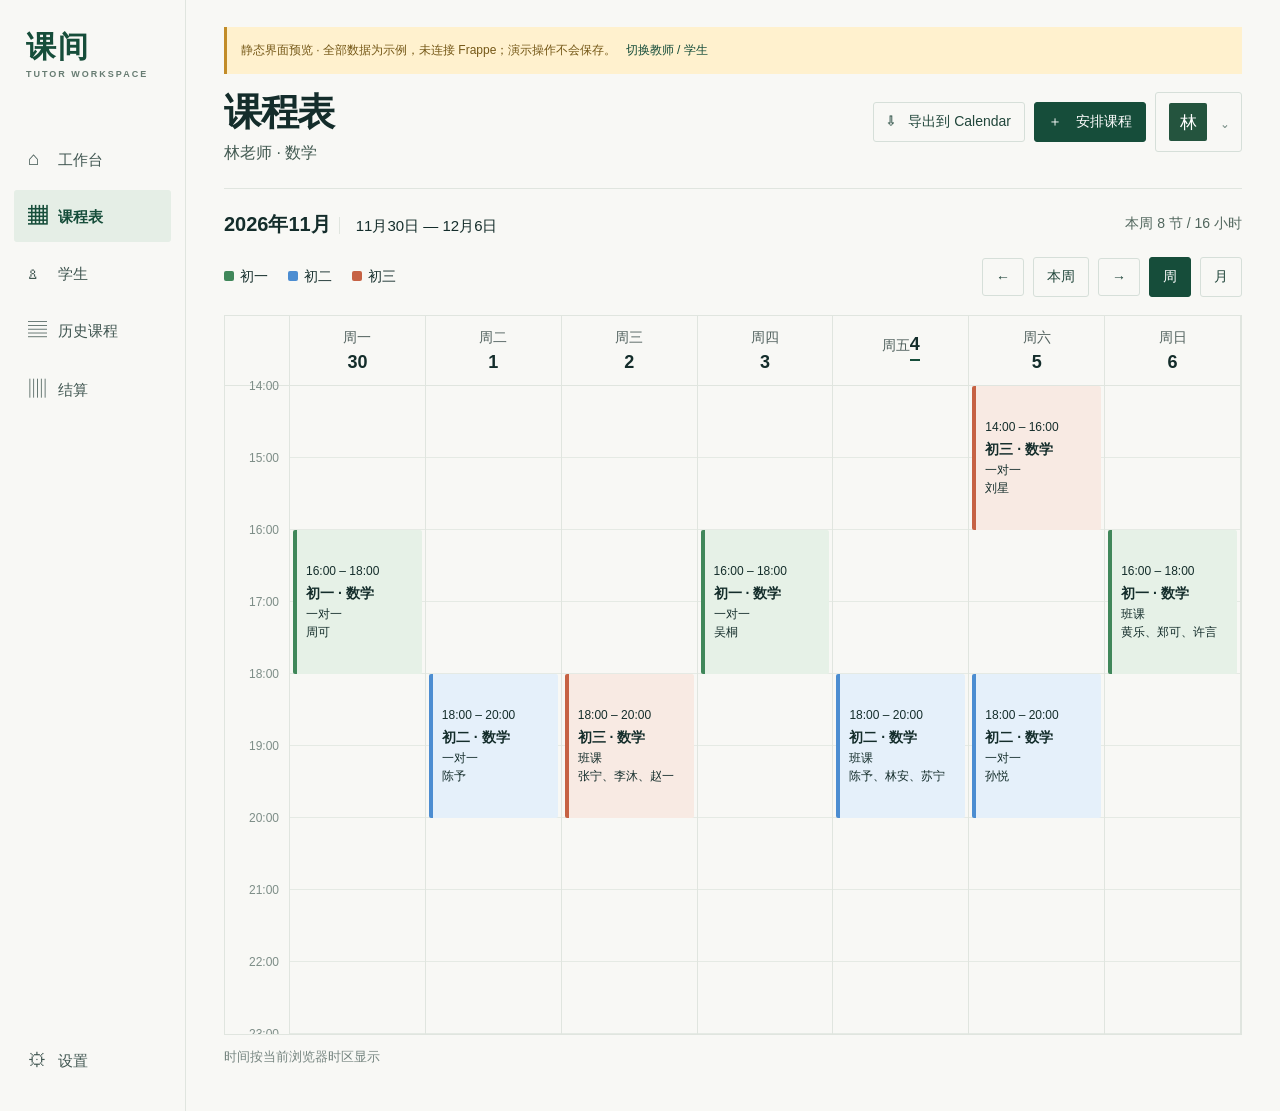
<file: docs/index.html>
<!doctype html><html lang="zh-CN"><head><meta charset="utf-8"><meta name="viewport" content="width=device-width,initial-scale=1"><title>课间 · 家教工作台预览</title><style>:root{--ink:#142d2b;--green:#164d3a;--paper:#f8f8f5;--line:#e0e5df;--muted:#778681;--sage:#40875a;--blue:#4c8dd1;--rust:#c66244}*{box-sizing:border-box}body{margin:0;background:var(--paper);font-family:-apple-system,BlinkMacSystemFont,"PingFang SC","Microsoft YaHei",sans-serif;color:var(--ink);font-size:14px}.shell{display:grid;grid-template-columns:186px minmax(0,1fr);min-height:100vh}aside{border-right:1px solid var(--line);padding:27px 14px;display:flex;flex-direction:column;min-height:100vh}button,input,select{font:inherit}button{cursor:pointer;color:inherit}button:focus-visible,input:focus-visible{outline:2px solid #3a8e70;outline-offset:2px}.logo{font-size:30px;font-weight:760;color:var(--green);padding:0 12px;letter-spacing:2px}.logo small{font-size:9px;letter-spacing:2px;color:#677c72;display:block;margin-top:1px}.sidebar-nav{margin-top:56px;display:grid;gap:7px}.nav-btn{border:0;border-radius:3px;background:transparent;text-align:left;padding:13px 14px;color:#405651;font-size:15px}.nav-btn:hover,.nav-btn.active{background:#e5eee6;color:var(--green);font-weight:650}.nav-icon{display:inline-block;width:30px;font-size:19px}.side-bottom{margin-top:auto}.main{padding:27px 38px 32px;min-width:0}.banner{background:#fff1ce;color:#755817;padding:9px 14px;margin-bottom:18px;font-size:12px;border-left:3px solid #c28c28}.topbar{display:flex;justify-content:space-between;gap:20px;align-items:flex-start;padding-bottom:24px;border-bottom:1px solid var(--line)}h1{font-size:38px;letter-spacing:-1.5px;margin:0;line-height:1.1}h2{font-size:20px;margin:0}h3{font-size:17px;margin:0}.sub{font-size:16px;margin-top:9px;color:#435a52}.actions,.toolbar,.legend,.view-toggle{display:flex;align-items:center;gap:9px}.button{background:transparent;border:1px solid #d6dfd9;border-radius:3px;padding:10px 13px;color:#21463b}.button:hover{background:#edf2ed}.button.primary{background:var(--green);border-color:var(--green);color:#fff}.button.active{background:var(--green);color:white;border-color:var(--green)}.avatar{display:inline-grid;place-items:center;background:#24543e;color:white;width:38px;height:38px;border-radius:2px;font-size:17px;flex:none}.identity{position:relative}.popover{position:absolute;z-index:5;right:0;top:48px;width:290px;background:#fbfcfa;border:1px solid #cfdad2;padding:16px}.popover[hidden]{display:none}.popover h3{font-size:16px}.popover p{color:var(--muted);font-size:12px;margin:12px 0}.popover .button{width:100%;margin-top:8px}.calendar-top{padding:22px 0 14px;display:flex;justify-content:space-between;gap:18px;align-items:center}.period{font-size:20px;font-weight:700}.range{padding-left:16px;border-left:1px solid var(--line);margin-left:8px;font-size:15px}.meta{color:#51665d}.calendar-controls{display:flex;justify-content:space-between;align-items:center;gap:14px;margin:5px 0 18px;flex-wrap:wrap}.legend{gap:20px}.legend span{white-space:nowrap}.dot{width:10px;height:10px;display:inline-block;margin-right:6px;border-radius:2px}.calendar-scroll{overflow:auto;border:1px solid var(--line)}.week-grid{min-width:800px;display:grid;grid-template-columns:65px repeat(7,minmax(105px,1fr));position:relative}.corner,.dayhead{height:70px;border-right:1px solid var(--line);border-bottom:1px solid var(--line)}.dayhead{text-align:center;padding:13px;color:#52625f}.dayhead strong{font-size:18px;display:block;margin-top:5px;color:var(--ink)}.dayhead.current strong{display:inline-block;border-bottom:2px solid var(--green);padding-bottom:4px}.timecol{position:relative;height:1080px;border-right:1px solid var(--line)}.time-label{position:absolute;right:10px;color:#7d8d87;font-size:12px;transform:translateY(-50%)}.daycol{height:1080px;position:relative;border-right:1px solid var(--line);background:repeating-linear-gradient(to bottom,transparent 0,transparent 71px,#e5eae4 71px,#e5eae4 72px)}.event{position:absolute;left:3px;right:3px;border:0;border-left:4px solid var(--accent);background:var(--tint);text-align:left;border-radius:2px;padding:8px 9px;overflow:hidden}.event b,.event span{display:block;line-height:1.45}.event span{font-size:12px}.event b{margin:3px 0}.event:hover{filter:brightness(.97)}.month-grid{display:grid;grid-template-columns:repeat(7,minmax(80px,1fr));border-left:1px solid var(--line);border-top:1px solid var(--line)}.month-cell{min-height:110px;border-right:1px solid var(--line);border-bottom:1px solid var(--line);padding:9px}.month-cell button{display:block;width:100%;text-align:left;margin-top:5px;border:0;border-left:3px solid var(--accent);background:var(--tint);padding:4px;overflow:hidden}.section{margin-top:28px}.list-row{display:flex;align-items:center;gap:20px;padding:18px 0;border-bottom:1px solid var(--line)}.list-row .grow{flex:1}.quiet{color:var(--muted);font-size:13px}.empty{padding:35px 0;color:var(--muted)}.back{border:0;background:none;padding:0;color:#668077}.detail-hero{display:flex;justify-content:space-between;gap:22px;align-items:center;padding:35px 0;border-bottom:1px solid var(--line)}.detail-title{font-size:31px;font-weight:750;border-left:5px solid #7c9ab7;padding-left:18px}.detail-time{font-size:24px;font-weight:700}.detail-meta{display:grid;grid-template-columns:repeat(4,1fr);border-bottom:1px solid var(--line);padding:22px 0;gap:20px}.detail-meta span{display:block;color:var(--muted);margin-bottom:8px}.detail-body{display:grid;grid-template-columns:1.4fr 1fr;gap:36px;padding-top:25px}.detail-side{border-left:1px solid var(--line);padding-left:32px}.form-label{display:block;color:#718078;font-size:13px;margin:15px 0 6px}.field{width:100%;border:1px solid #d0d9d2;background:#fff;padding:10px;border-radius:2px;color:var(--ink)}.field-row{display:flex;gap:10px}.field-row>div{flex:1}.notice{margin:20px 0;color:#52665c;border-left:3px solid var(--green);padding-left:12px;line-height:1.6}.error{color:#ae4238}.role-switch{border:0;background:transparent;color:var(--green);padding:6px}.mobile-nav{display:none}.agenda{display:none}.hidden{display:none!important}@media(max-width:800px){.shell{display:block}aside{display:none}.main{padding:20px 18px 95px}.topbar{padding-bottom:18px}h1{font-size:30px}.sub{font-size:14px}.actions{gap:5px}.actions .schedule-btn{display:none}.avatar{width:34px;height:34px}.calendar-top{display:block}.period{font-size:17px}.range{display:inline-block}.meta{display:block;margin-top:14px}.calendar-controls{gap:14px}.legend{gap:12px;font-size:12px}.calendar-scroll{display:none}.agenda{display:block}.agenda-row{display:grid;grid-template-columns:80px 1fr;gap:12px;padding:21px 0;border-bottom:1px solid var(--line)}.agenda-event{border:0;border-left:4px solid var(--accent);background:transparent;text-align:left;padding:0 0 0 15px}.agenda-event strong,.agenda-event span{display:block;line-height:1.6}.mobile-nav{display:flex;position:fixed;bottom:0;left:0;right:0;background:#fbfcfa;border-top:1px solid var(--line);justify-content:space-around;padding:13px 5px;z-index:3}.mobile-nav button{border:0;background:transparent;color:#52675f}.mobile-nav button.active{color:var(--green);font-weight:700}.detail-hero{display:block}.detail-time{font-size:19px;margin-top:16px}.detail-title{font-size:24px}.detail-meta{grid-template-columns:1fr 1fr}.detail-body{display:block}.detail-side{border:0;border-top:1px solid var(--line);padding:24px 0}.popover{right:-40px}.month-grid{min-width:700px}.month-scroll{overflow-x:auto}}
</style></head><body><div class="shell"><aside><div class="logo">课间<small>TUTOR WORKSPACE</small></div><nav class="sidebar-nav" id="nav"></nav><div class="side-bottom"><button class="nav-btn" data-view="settings"><span class="nav-icon">⚙</span>设置</button></div></aside><main class="main"><div id="banner" class="banner" hidden>静态界面预览 · 全部数据为示例，未连接 Frappe；演示操作不会保存。 <button class="role-switch" id="switch-role">切换教师 / 学生</button></div><div id="app"></div></main></div><nav class="mobile-nav" id="mobile-nav"></nav>
<script>window.TUTOR_BOOT={"role": "Teacher", "preview": true};</script><script>(()=>{'use strict';const boot=window.TUTOR_BOOT;let role=boot.role,rows=[],view='calendar',mode='week',week=monday(new Date()),selected=null;const $=s=>document.querySelector(s);const esc=v=>{let d=document.createElement('span');d.textContent=v==null?'':String(v);return d.innerHTML};function date(v){return new Date(String(v).replace(' ','T'))}function key(d){return [d.getFullYear(),pad(d.getMonth()+1),pad(d.getDate())].join('-')}function pad(n){return String(n).padStart(2,'0')}function add(d,n){let x=new Date(d);x.setDate(x.getDate()+n);return x}function monday(d){let x=new Date(d.getFullYear(),d.getMonth(),d.getDate());x.setDate(x.getDate()-(x.getDay()+6)%7);return x}function time(v){let d=date(v);return pad(d.getHours())+':'+pad(d.getMinutes())}function fmt(d){return (d.getMonth()+1)+'月'+d.getDate()+'日'}function duration(x){return Math.max(0,(date(x.ends_at)-date(x.starts_at))/3600000)}const status={Scheduled:'待上课',Completed:'已完成',Cancelled:'已取消'};const colors=[['#40875a','#e6f1e7'],['#4c8dd1','#e5f0fa'],['#c66244','#f8eae3'],['#73857c','#edf1ed']];function color(x){if(boot.preview){if(role==='Teacher')return colors[{'初一':0,'初二':1,'初三':2}[x.grade]??3];return colors[{'数学':0,'英语':1,'物理':2}[x.subject]??3]}return colors[3]}function person(x){return role==='Teacher'?x.student:x.teacher}function type(x){return boot.preview?(x.class_type||'一对一'):'一对一'}function title(x){return x.course||'课程'}function notice(msg){let m=$('#message');if(m)m.textContent=msg}function initNav(){let a=role==='Teacher'?[['home','⌂','工作台'],['calendar','▦','课程表'],['students','♙','学生'],['history','▤','历史课程'],['settlement','▥','结算']]:[['home','⌂','工作台'],['calendar','▦','我的课程'],['history','▤','学习记录'],['settings','♙','我的']];$('#nav').innerHTML=a.map(([id,icon,label])=>`<button class="nav-btn ${view===id?'active':''}" data-view="${id}"><span class="nav-icon">${icon}</span>${label}</button>`).join('');let m=role==='Teacher'?[['calendar','课表'],['students','学生'],['settings','我的']]:[['calendar','课程'],['history','记录'],['settings','我的']];$('#mobile-nav').innerHTML=m.map(([id,label])=>`<button data-view="${id}" class="${view===id?'active':''}">${label}</button>`).join('');document.querySelectorAll('[data-view]').forEach(b=>b.onclick=()=>{view=b.dataset.view;render()})}function head(label,sub){return `<header class="topbar"><div><h1>${label}</h1><div class="sub">${sub}</div></div><div class="actions"><div class="identity"><button class="button" id="export">⇩　导出到 Calendar</button><div class="popover" id="export-pop" hidden><h3>导出课程表</h3><p>导出当前显示周或月的课程快照</p><button class="button primary" id="export-ics">⇩　一键导出 .ics</button><p>Apple Calendar / Google / Outlook</p><p>下载后不会随系统中的调课自动更新。</p></div></div>${role==='Teacher'?'<button class="button primary schedule-btn" id="schedule">＋　安排课程</button>':''}<div class="identity"><button class="button" id="account"><span class="avatar">${role==='Teacher'?'林':'陈'}</span>　⌄</button><div class="popover" id="account-pop" hidden><b>${role==='Teacher'?'教师':'学生'}工作台</b><button class="button" id="account-settings">账号与身份</button>${boot.preview?'<button class="button" id="role-toggle">切换演示身份</button>':'<p>身份由当前登录账号决定。</p>'}</div></div></div></header>`}function getScope(){let end=mode==='week'?add(week,7):new Date(week.getFullYear(),week.getMonth()+1,1),start=mode==='week'?week:new Date(week.getFullYear(),week.getMonth(),1);return rows.filter(x=>date(x.starts_at)>=start&&date(x.starts_at)<end)}function weekCalendar(){let all=getScope(),firstHour=all.length?Math.min(14,...all.map(x=>date(x.starts_at).getHours())):14,lastHour=all.length?Math.min(24,Math.max(23,...all.map(x=>Math.ceil(date(x.ends_at).getHours()+date(x.ends_at).getMinutes()/60)))):23,gridHeight=(lastHour-firstHour)*72,html='<div class="week-grid"><div class="corner"></div>';for(let i=0;i<7;i++){let d=add(week,i);html+=`<div class="dayhead ${key(d)===key(new Date())?'current':''}">${['周一','周二','周三','周四','周五','周六','周日'][i]}<strong>${d.getDate()}</strong></div>`}html+=`<div class="timecol" style="height:${gridHeight}px">`;for(let h=firstHour;h<=lastHour;h++)html+=`<span class="time-label" style="top:${(h-firstHour)*72}px">${pad(h)}:00</span>`;html+='</div>';for(let i=0;i<7;i++){let d=add(week,i);html+=`<div class="daycol" style="height:${gridHeight}px">`;for(const x of all.filter(x=>key(date(x.starts_at))===key(d))){let start=date(x.starts_at),mins=start.getHours()*60+start.getMinutes(),top=(mins-firstHour*60)*72/60,height=duration(x)*72,[c,bg]=color(x);if(top<0||top+height>gridHeight)continue;html+=`<button class="event" data-lesson="${esc(x.name)}" style="top:${top}px;height:${Math.max(34,height)}px;--accent:${c};--tint:${bg}"><span>${esc(time(x.starts_at))} – ${esc(time(x.ends_at))}</span><b>${esc(title(x))}</b><span>${esc(type(x))}</span><span>${esc(person(x))}</span></button>`}html+='</div>'}return html+'</div>'}function monthCalendar(){let first=new Date(week.getFullYear(),week.getMonth(),1),m=monday(first),html='<div class="month-scroll"><div class="month-grid">';for(let i=0;i<42;i++){let d=add(m,i),events=rows.filter(x=>key(date(x.starts_at))===key(d));html+=`<div class="month-cell"><b>${d.getDate()}</b>${events.map(x=>{let [c,b]=color(x);return `<button data-lesson="${esc(x.name)}" style="--accent:${c};--tint:${b}">${esc(time(x.starts_at))} ${esc(title(x))}</button>`}).join('')}</div>`}return html+'</div></div>'}function agenda(){let list=getScope().sort((a,b)=>date(a.starts_at)-date(b.starts_at));return list.map(x=>{let d=date(x.starts_at),[c]=color(x);return `<div class="agenda-row"><div><b>周${'日一二三四五六'[d.getDay()]}</b><div class="quiet">${d.getMonth()+1}/${d.getDate()}</div></div><button class="agenda-event" data-lesson="${esc(x.name)}" style="--accent:${c}"><span>${esc(time(x.starts_at))} — ${esc(time(x.ends_at))}</span><strong>${esc(title(x))}</strong><span>${esc(type(x))} · ${esc(person(x))}</span></button></div>`}).join('')||'<div class="empty">这段时间暂无课程</div>'}function lessonEvents(){document.querySelectorAll('[data-lesson]').forEach(b=>b.onclick=()=>{selected=rows.find(x=>x.name===b.dataset.lesson);view='detail';render()})}function calendar(){let sub=boot.preview?(role==='Teacher'?'林老师 · 数学':'陈予 · 初二'):(role==='Teacher'?'教师课程':'学生课程');let scope=getScope(),hours=scope.reduce((s,x)=>s+duration(x),0);let legend=role==='Teacher'?['初一','初二','初三']:['数学','英语','物理'];let prefix=mode==='week'?`${fmt(week)} — ${fmt(add(week,6))}`:`${week.getFullYear()}年${week.getMonth()+1}月`;return `${head(role==='Teacher'?'课程表':'我的课程',sub)}<div class="calendar-top"><div><span class="period">${week.getFullYear()}年${week.getMonth()+1}月</span><span class="range">${prefix}</span></div><span class="meta">${mode==='week'?'本周':'本月'} ${scope.length} 节 / ${Number(hours.toFixed(1))} 小时</span></div><div class="calendar-controls"><div class="legend">${boot.preview?legend.map((x,i)=>`<span><i class="dot" style="background:${colors[i][0]}"></i>${x}</span>`).join(''):'<span class="quiet">颜色信息尚未配置</span>'}</div><div class="toolbar"><button class="button" id="prev" aria-label="上一段">←</button><button class="button" id="today">本周</button><button class="button" id="next" aria-label="下一段">→</button><div class="view-toggle"><button class="button ${mode==='week'?'active':''}" id="week-mode">周</button><button class="button ${mode==='month'?'active':''}" id="month-mode">月</button></div></div></div><div class="calendar-scroll">${mode==='week'?weekCalendar():monthCalendar()}</div><div class="agenda">${agenda()}</div><p class="quiet">时间按当前浏览器时区显示</p><p id="message" class="quiet" role="status"></p>`}function detail(){let x=selected;if(!x){view='calendar';return calendar()}let edit=role==='Teacher'&&x.status==='Scheduled';return `${head('课程详情','课程表 / 课程详情')}<div class="section"><button class="back" id="back">← 返回课程表</button><div class="detail-hero"><div class="detail-title">${esc(title(x))}<div class="sub">${esc(type(x))}${boot.preview&&x.class_count>1?' · '+esc(x.class_count)+'人':''}</div></div><div class="detail-time">${esc(fmt(date(x.starts_at)))}<br>${esc(time(x.starts_at))} — ${esc(time(x.ends_at))} <span class="quiet">${duration(x)} 小时</span></div></div><div class="detail-meta"><div><span>授课教师</span>${esc(x.teacher)}</div><div><span>学生</span>${esc(x.student)}</div><div><span>课程</span>${esc(title(x))}</div><div><span>状态</span>${esc(status[x.status]||x.status)}</div></div><div class="detail-body"><div><h2>授课学生</h2>${String(x.student).split("、").map(name=>`<div class="list-row"><span class="avatar">${esc(name.slice(0,1))}</span><div class="grow"><b>${esc(name)}</b><p class="quiet">${esc(type(x))}</p></div><span>${duration(x)} 小时</span></div>`).join("")}<div class="section"><h2>课堂记录</h2>${(x.summaries||[]).map(s=>`<p>${esc(s)}</p>`).join('')||'<p class="quiet">暂无课堂总结</p>'}</div></div><div class="detail-side"><h2>课程安排</h2><p class="quiet">课程时间</p><p>${esc(x.starts_at)} — ${esc(x.ends_at)}</p>${edit?`<div class="section"><h2>本次调课</h2><form id="reschedule"><label class="form-label" for="start">开始时间</label><input class="field" id="start" name="start" type="datetime-local" required value="${esc(String(x.starts_at).slice(0,16).replace(' ','T'))}"><label class="form-label" for="end">结束时间</label><input class="field" id="end" name="end" type="datetime-local" required value="${esc(String(x.ends_at).slice(0,16).replace(' ','T'))}"><label class="form-label" for="reason">调课原因</label><input class="field" id="reason" name="reason" maxlength="200" placeholder="选填"><div class="notice">仅修改这一次课程，不影响后续周期课。</div><button class="button primary" type="submit">保存单次调课</button><p class="error" id="form-error" role="alert"></p></form></div>`:''}</div></div></div>`}function history(){let done=rows.filter(x=>x.status==='Completed');return `${head(role==='Teacher'?'历史课程':'学习记录','查看已完成课程与课堂总结')}<div class="section">${done.map(x=>`<div class="list-row"><div class="grow"><b>${esc(title(x))}</b><p class="quiet">${esc(x.starts_at)} · ${esc(person(x))}</p>${(x.summaries||[]).map(s=>`<p>${esc(s)}</p>`).join('')}</div><span class="quiet">已完成</span><button class="button" data-lesson="${esc(x.name)}">详情</button></div>`).join('')||'<div class="empty">暂无历史课程</div>'}</div>`}function students(){let list=[...new Set(rows.map(x=>x.student))];return `${head('学生','查看负责的学生及课程')}<div class="section">${list.map(name=>`<div class="list-row"><span class="avatar">${esc(String(name).slice(0,1))}</span><div class="grow"><b>${esc(name)}</b><p class="quiet">${rows.filter(x=>x.student===name).length} 节已加载课程</p></div></div>`).join('')||'<div class="empty">暂无学生</div>'}<p class="quiet">学生档案详情仍在开发。</p></div>`}function settings(){return `${head('账号与身份','设置 / 账号与身份')}<div class="detail-hero"><span class="avatar" style="width:75px;height:75px;font-size:28px">${role==='Teacher'?'林':'陈'}</span><div class="grow"><h2>${boot.preview?(role==='Teacher'?'林老师':'陈予'):(role==='Teacher'?'教师':'学生')}</h2><p class="quiet">${role==='Teacher'?'教师工作台':'学生课程'}</p></div></div><div class="detail-body"><div><h2>当前身份</h2><p class="quiet">${boot.preview?'点击切换演示视角，实际账号需授权。':'当前身份由服务器验证，不可在页面自助赋权。'}</p>${boot.preview?'<button class="button" id="demo-switch">切换教师 / 学生演示</button>':''}</div><div class="detail-side"><h2>偏好设置</h2><div class="list-row"><span class="grow">时区</span><span>浏览器本地时间</span></div><p class="quiet">账户管理、提醒与绑定功能尚未接入。</p></div></div>`}function settlement(){return `${head('课时与结算','查看课程收入与结算')}<div class="section"><h2>结算记录</h2><div class="empty">当前页面尚未接入结算数据。</div></div>`}function home(){let future=rows.filter(x=>x.status==='Scheduled'&&date(x.starts_at)>=new Date()).sort((a,b)=>date(a.starts_at)-date(b.starts_at));return `${head('工作台','课程与学习记录')}<div class="section"><h2>接下来的课程</h2>${future.slice(0,5).map(x=>`<div class="list-row"><div class="grow"><b>${esc(title(x))}</b><p class="quiet">${esc(x.starts_at)} · ${esc(person(x))}</p></div><button class="button" data-lesson="${esc(x.name)}">查看</button></div>`).join('')||'<div class="empty">暂无即将开始的课程</div>'}</div>`}function toIcs(d){return d.getFullYear()+pad(d.getMonth()+1)+pad(d.getDate())+'T'+pad(d.getHours())+pad(d.getMinutes())+pad(d.getSeconds())}function icsEscape(s){return String(s).replace(/\\/g,'\\\\').replace(/\n/g,'\\n').replace(/,/g,'\\,').replace(/;/g,'\\;')}function downloadIcs(){let events=getScope().map(x=>['BEGIN:VEVENT','UID:'+icsEscape(x.name)+'@tutor-workspace','DTSTAMP:'+new Date().toISOString().replace(/[-:]/g,'').replace(/\.\d{3}/,'').replace(/Z$/,'Z'),'DTSTART:'+toIcs(date(x.starts_at)),'DTEND:'+toIcs(date(x.ends_at)),'SUMMARY:'+icsEscape(title(x)),'DESCRIPTION:'+icsEscape(person(x)),'END:VEVENT'].join('\r\n'));let payload=['BEGIN:VCALENDAR','VERSION:2.0','PRODID:-//Tutor Workspace//Calendar//CN','CALSCALE:GREGORIAN',...events,'END:VCALENDAR'].join('\r\n');let u=URL.createObjectURL(new Blob([payload],{type:'text/calendar;charset=utf-8'})),a=document.createElement('a');a.href=u;a.download='课程表.ics';a.click();setTimeout(()=>URL.revokeObjectURL(u),1000)}function bind(){document.querySelectorAll('[data-view]').forEach(b=>b.onclick=()=>{view=b.dataset.view;render()});lessonEvents();let b=$('#back');if(b)b.onclick=()=>{view='calendar';render()};b=$('#prev');if(b)b.onclick=()=>{week=mode==='week'?add(week,-7):new Date(week.getFullYear(),week.getMonth()-1,1);render()};b=$('#next');if(b)b.onclick=()=>{week=mode==='week'?add(week,7):new Date(week.getFullYear(),week.getMonth()+1,1);render()};b=$('#today');if(b)b.onclick=()=>{week=monday(new Date());render()};b=$('#week-mode');if(b)b.onclick=()=>{week=monday(week);mode='week';render()};b=$('#month-mode');if(b)b.onclick=()=>{mode='month';render()};b=$('#export');if(b)b.onclick=()=>$('#export-pop').hidden=!$('#export-pop').hidden;b=$('#export-ics');if(b)b.onclick=downloadIcs;b=$('#account');if(b)b.onclick=()=>$('#account-pop').hidden=!$('#account-pop').hidden;b=$('#account-settings');if(b)b.onclick=()=>{view='settings';render()};for(let id of ['#demo-switch','#role-toggle']){b=$(id);if(b)b.onclick=switchRole}b=$('#schedule');if(b)b.onclick=()=>alert('课程创建功能尚未接入');let form=$('#reschedule');if(form)form.onsubmit=async e=>{e.preventDefault();let err=$('#form-error');if(boot.preview){err.textContent='这是静态预览，调课不会保存。';return}let data=new URLSearchParams({lesson:selected.name,starts_at:form.elements.start.value.replace('T',' '),ends_at:form.elements.end.value.replace('T',' '),reason:form.elements.reason.value});let btn=form.querySelector('button');btn.disabled=true;try{let r=await fetch('/api/method/tutor_core.portal.reschedule',{method:'POST',credentials:'same-origin',headers:{'Content-Type':'application/x-www-form-urlencoded','X-Frappe-CSRF-Token':boot.csrf},body:data});if(!r.ok)throw new Error('调课失败，请检查时间或权限。');await load();selected=rows.find(x=>x.name===selected.name);view='detail';render();$('#form-error').textContent='调课已保存。'}catch(e){err.textContent=e.message}finally{btn.disabled=false}}}function switchRole(){if(!boot.preview)return;role=role==='Teacher'?'Student':'Teacher';rows=previewRows(role);view='calendar';week=monday(new Date());render()}function render(){initNav();$('#app').innerHTML=({calendar,detail,history,students,settings,settlement,home}[view]||calendar)();bind()}function previewRows(r){const base=monday(new Date());const fixtures=r==='Teacher'?[[0,16,'初一 · 数学','周可','初一','数学','一对一',1],[1,18,'初二 · 数学','陈予','初二','数学','一对一',1],[2,18,'初三 · 数学','张宁、李沐、赵一','初三','数学','班课',3],[3,16,'初一 · 数学','吴桐','初一','数学','一对一',1],[4,18,'初二 · 数学','陈予、林安、苏宁','初二','数学','班课',3],[5,14,'初三 · 数学','刘星','初三','数学','一对一',1],[5,18,'初二 · 数学','孙悦','初二','数学','一对一',1],[6,16,'初一 · 数学','黄乐、郑可、许言','初一','数学','班课',3]]:[[1,18,'数学 · 初二','林老师','初二','数学','一对一',1],[2,18,'英语 · 初二','苏老师','初二','英语','班课',6],[4,18,'数学 · 初二','林老师','初二','数学','班课',3],[6,14,'物理 · 初二','周老师','初二','物理','一对一',1]];let result=fixtures.map((x,i)=>{let d=add(base,x[0]),a=key(d)+' '+pad(x[1])+':00:00',z=key(d)+' '+pad(x[1]+2)+':00:00';return {name:r+i,student:r==='Teacher'?x[3]:'陈予',teacher:r==='Teacher'?'林老师':x[3],course:x[2],starts_at:a,ends_at:z,status:'Scheduled',grade:x[4],subject:x[5],class_type:x[6],class_count:x[7],summaries:[]}});let old=add(base,-4);result.push({name:r+'history',student:r==='Teacher'?'陈予':'陈予',teacher:'林老师',course:'数学 · 图像与函数',starts_at:key(old)+' 18:00:00',ends_at:key(old)+' 20:00:00',status:'Completed',grade:'初二',subject:'数学',class_type:'一对一',summaries:['复习了一次函数的图像与性质。']});return result}async function load(){if(boot.preview){rows=previewRows(role);render();return}let r=await fetch('/api/method/tutor_core.portal.lessons',{credentials:'same-origin'});if(!r.ok)throw Error('课程加载失败，请重新登录。');let payload=(await r.json()).message;role=payload.kind;rows=payload.lessons;render()}$('#banner').hidden=!boot.preview;$('#switch-role').onclick=switchRole;load().catch(e=>{$('#app').innerHTML=`<p class="error">${esc(e.message)}</p>`})})();
</script></body></html>
</file>
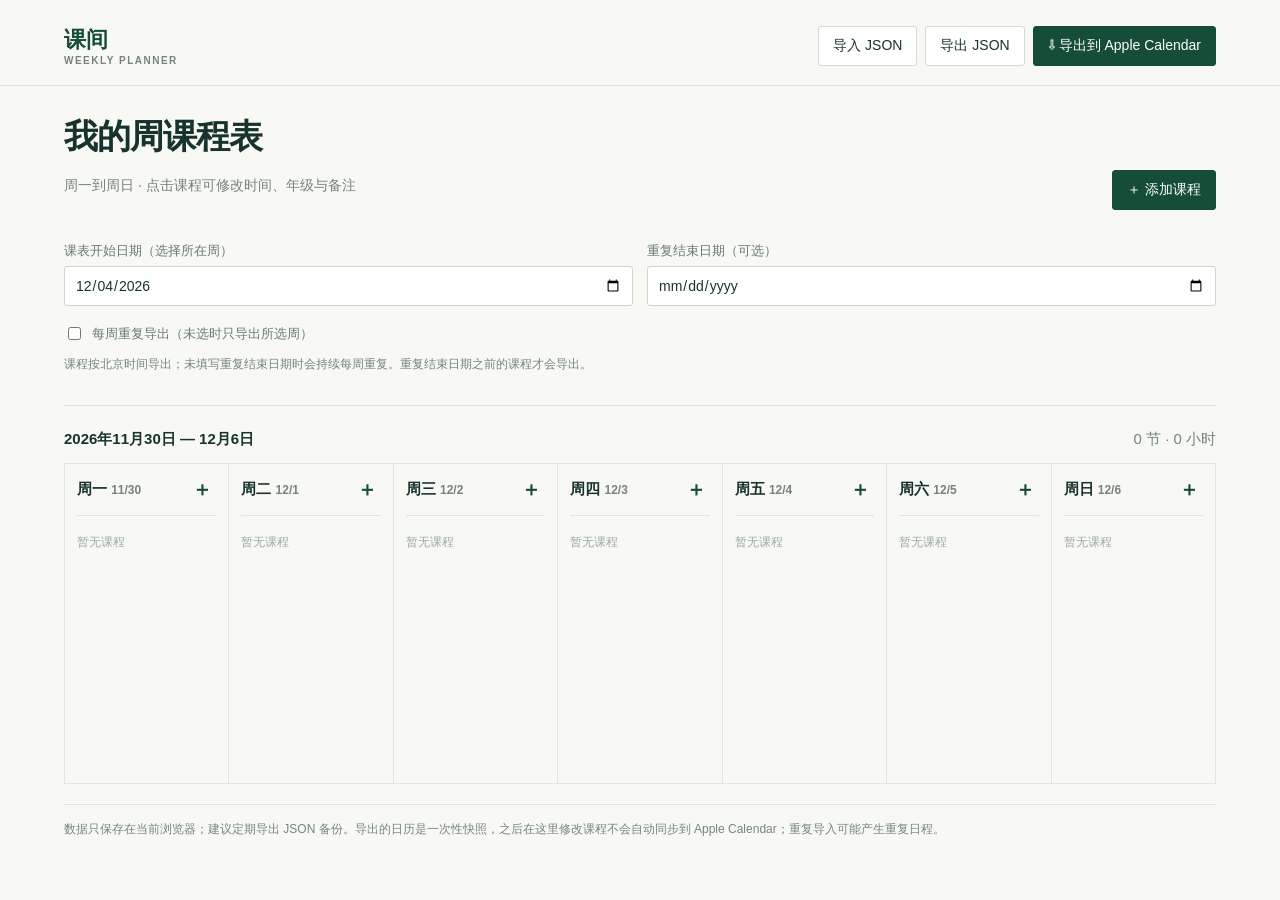
<file: docs/calendar.html>
<!doctype html><html lang="zh-CN"><head><meta charset="utf-8"><meta name="viewport" content="width=device-width,initial-scale=1"><title>课间 · 周课程表</title><style>
:root{--ink:#18332d;--muted:#74847a;--line:#dfe6df;--green:#164d39;--paper:#f8f9f5}*{box-sizing:border-box}body{margin:0;color:var(--ink);background:var(--paper);font:14px -apple-system,BlinkMacSystemFont,"PingFang SC",sans-serif}button,input,select,textarea{font:inherit;color:inherit}button{cursor:pointer}header{padding:25px 5vw 19px;border-bottom:1px solid var(--line);display:flex;justify-content:space-between;align-items:center;gap:15px}.brand{font-size:22px;font-weight:750;color:var(--green)}.brand small{font-size:10px;display:block;letter-spacing:1.5px;color:var(--muted)}.header-actions,.controls,.buttons{display:flex;gap:8px;flex-wrap:wrap;align-items:center}.btn{border:1px solid #d1dbd2;background:#fff;border-radius:3px;padding:10px 14px}.btn:hover{background:#eaf2eb}.btn.primary{background:var(--green);border-color:var(--green);color:white}.btn.danger{color:#a23f38}.wrap{padding:28px 5vw;max-width:1600px;margin:auto}.title{display:flex;align-items:end;justify-content:space-between;gap:15px;flex-wrap:wrap}h1{font-size:34px;margin:0;letter-spacing:-1px}h2{font-size:19px;margin:0}p{line-height:1.6}.muted{color:var(--muted)}.hint{font-size:12px;color:var(--muted)}.summary{font-size:15px;margin:24px 0 14px;display:flex;justify-content:space-between;gap:10px;flex-wrap:wrap}.grid{display:grid;grid-template-columns:repeat(7,minmax(130px,1fr));border-top:1px solid var(--line);border-left:1px solid var(--line);min-width:910px}.scroll{overflow:auto}.day{min-height:320px;padding:12px;border-right:1px solid var(--line);border-bottom:1px solid var(--line)}.dayhead{font-weight:700;font-size:15px;display:flex;justify-content:space-between;align-items:center;padding-bottom:12px;border-bottom:1px solid var(--line)}.add-day{border:0;background:transparent;color:var(--green);font-size:20px;padding:0 4px}.event{display:block;width:100%;text-align:left;border:0;border-left:3px solid var(--accent);background:var(--bg);border-radius:2px;padding:10px;margin-top:10px;min-height:86px}.event b,.event span{display:block;overflow-wrap:anywhere}.event b{margin:5px 0}.event span{font-size:12px}.none{font-size:12px;color:#9bac9f;margin-top:18px}.note{padding:18px 0;border-bottom:1px solid var(--line)}dialog{border:1px solid var(--line);border-radius:5px;padding:0;width:min(550px,calc(100% - 28px));color:var(--ink);box-shadow:0 16px 60px #102b1c30}dialog::backdrop{background:#10251c80}.modal{padding:24px}.modal-top{display:flex;justify-content:space-between;align-items:center;margin-bottom:14px}.close{border:0;background:none;font-size:25px}.formgrid{display:grid;grid-template-columns:1fr 1fr;gap:14px}label{display:block;font-size:13px;color:#667b70;margin:14px 0 6px}input,select,textarea{width:100%;border:1px solid #cbd8ce;background:white;padding:10px;border-radius:3px}textarea{min-height:75px;resize:vertical}.timepair{display:grid;grid-template-columns:1fr 1fr;gap:7px}.timepair select{max-height:200px}input[type=checkbox]{width:auto}.check{display:flex;gap:8px;align-items:center;margin-top:18px}.check label{margin:0}.buttons{justify-content:flex-end;margin-top:20px}.buttons .left{margin-right:auto}.error{color:#a43d37;min-height:20px}.mobile-list{display:none}.file{display:none}.foot{margin-top:20px;padding-top:15px;border-top:1px solid var(--line);color:#75867a;font-size:12px;line-height:1.6}@media(max-width:800px){header{align-items:flex-start;flex-direction:column;padding:18px}.wrap{padding:23px 18px}.header-actions{width:100%}h1{font-size:28px}.scroll{display:none}.mobile-list{display:block}.mobile-day{border-bottom:1px solid var(--line);padding:16px 0}.mobile-day .event{min-height:0;padding:12px;margin-top:8px}.formgrid{grid-template-columns:1fr}.summary{margin:18px 0}.header-actions .btn{padding:9px}.modal{padding:20px}}
</style></head><body><header><div class="brand">课间<small>WEEKLY PLANNER</small></div><div class="header-actions"><button class="btn" id="load">导入 JSON</button><input id="file" class="file" type="file" accept=".json,application/json"><button class="btn" id="save-json">导出 JSON</button><button class="btn primary" id="export-ics">⇩ 导出到 Apple Calendar</button></div></header><main class="wrap"><div class="title"><div><h1>我的周课程表</h1><p class="muted">周一到周日 · 点击课程可修改时间、年级与备注</p></div><button class="btn primary" id="add">＋ 添加课程</button></div><div class="note"><div class="formgrid"><div><label for="start-date">课表开始日期（选择所在周）</label><input id="start-date" type="date"></div><div><label for="end-date">重复结束日期（可选）</label><input id="end-date" type="date"></div></div><div class="check"><input type="checkbox" id="repeat"><label for="repeat">每周重复导出（未选时只导出所选周）</label></div><p class="hint">课程按北京时间导出；未填写重复结束日期时会持续每周重复。重复结束日期之前的课程才会导出。</p></div><div class="summary"><b id="week-label"></b><span class="muted" id="total"></span></div><div class="scroll"><div class="grid" id="grid"></div></div><div id="mobile" class="mobile-list"></div><p id="message" role="status" class="muted"></p><div class="foot">数据只保存在当前浏览器；建议定期导出 JSON 备份。导出的日历是一次性快照，之后在这里修改课程不会自动同步到 Apple Calendar；重复导入可能产生重复日程。</div></main><dialog id="dialog"><div class="modal"><div class="modal-top"><h2 id="dialog-title">添加课程</h2><button class="close" type="button" id="close" aria-label="关闭">×</button></div><form id="form"><div class="formgrid"><div><label for="day">星期</label><select id="day" required></select></div><div><label for="grade">年级</label><select id="grade" required><option value="">请选择年级</option><option>小学一年级</option><option>小学二年级</option><option>小学三年级</option><option>小学四年级</option><option>小学五年级</option><option>小学六年级</option><option>初一</option><option>初二</option><option>初三</option><option>高一</option><option>高二</option><option>高三</option><option>其他</option></select></div></div><label for="name">课程名称 / 学生（可选）</label><input id="name" maxlength="100" placeholder="例如：数学 · 小明"><div class="formgrid"><div><label>开始时间（滚动选择）</label><div class="timepair"><select id="start-hour" aria-label="开始小时"></select><select id="start-minute" aria-label="开始分钟"></select></div></div><div><label>结束时间（滚动选择）</label><div class="timepair"><select id="end-hour" aria-label="结束小时"></select><select id="end-minute" aria-label="结束分钟"></select></div></div></div><label for="notes">备注（可选）</label><textarea id="notes" maxlength="1000" placeholder="例如：一对一、地点或课程安排"></textarea><div id="form-error" class="error" role="alert"></div><div class="buttons"><button class="btn danger left" id="delete" type="button" hidden>删除课程</button><button class="btn" type="button" id="cancel">取消</button><button class="btn primary" type="submit">保存课程</button></div></form></div></dialog><script>
'use strict';const KEY='kejian-weekly-calendar-v1',days=['周一','周二','周三','周四','周五','周六','周日'],byId=id=>document.getElementById(id),pad=n=>String(n).padStart(2,'0');let courses=[],editing=null;function esc(s){const d=document.createElement('div');d.textContent=s??'';return d.innerHTML}function localKey(d){return d.getFullYear()+'-'+pad(d.getMonth()+1)+'-'+pad(d.getDate())}function addDays(d,n){let x=new Date(d.getFullYear(),d.getMonth(),d.getDate());x.setDate(x.getDate()+n);return x}function parseDate(s){if(!/^\d{4}-\d{2}-\d{2}$/.test(s))return null;let [y,m,d]=s.split('-').map(Number),x=new Date(y,m-1,d);return x.getFullYear()===y&&x.getMonth()===m-1&&x.getDate()===d?x:null}function monday(d){return addDays(d,-((d.getDay()+6)%7))}function isoWeek(){return monday(parseDate(byId('start-date').value)||new Date())}function uid(){return globalThis.crypto?.randomUUID?.()||('lesson-'+Date.now()+'-'+Math.random().toString(36).slice(2))}function valid(c){return c&&typeof c.id==='string'&&c.id.length>0&&c.id.length<=120&&Number.isInteger(c.day)&&c.day>=0&&c.day<7&&typeof c.grade==='string'&&c.grade.length>0&&c.grade.length<=50&&typeof c.name==='string'&&c.name.length<=100&&typeof c.notes==='string'&&c.notes.length<=1000&&/^([01]\d|2[0-3]):[0-5]\d$/.test(c.start)&&/^([01]\d|2[0-3]):[0-5]\d$/.test(c.end)&&c.end>c.start}function persist(){try{localStorage.setItem(KEY,JSON.stringify({version:1,courses,startDate:byId('start-date').value,endDate:byId('end-date').value,repeat:byId('repeat').checked}))}catch(e){byId('message').textContent='浏览器未能保存，请及时导出 JSON。'}}function color(g){return g.startsWith('初一')||g.startsWith('小学')?['#40875a','#e8f2e8']:g.startsWith('初二')||g.startsWith('高二')?['#4c8dd1','#e5eff9']:['#c66244','#f9ebe5']}function duration(c){let [a,b]=c.start.split(':').map(Number),[x,y]=c.end.split(':').map(Number);return(x*60+y-a*60-b)}function render(){let mon=isoWeek(),end=addDays(mon,6);byId('week-label').textContent=`${mon.getFullYear()}年${mon.getMonth()+1}月${mon.getDate()}日 — ${end.getMonth()+1}月${end.getDate()}日`;byId('total').textContent=`${courses.length} 节 · ${Number((courses.reduce((s,c)=>s+duration(c),0)/60).toFixed(2))} 小时`;let html=days.map((name,i)=>{let list=courses.filter(c=>c.day===i).sort((a,b)=>a.start.localeCompare(b.start));return `<div class="day"><div class="dayhead"><span>${name} <span class="hint">${addDays(mon,i).getMonth()+1}/${addDays(mon,i).getDate()}</span></span><button class="add-day" data-add="${i}" aria-label="${name}添加课程">＋</button></div>${list.map(c=>{let [a,b]=color(c.grade);return `<button class="event" data-id="${esc(c.id)}" style="--accent:${a};--bg:${b}"><span>${esc(c.start)} — ${esc(c.end)}</span><b>${esc(c.grade)}${c.name?' · '+esc(c.name):''}</b><span>${esc(c.notes||'点击查看或编辑')}</span></button>`}).join('')||'<div class="none">暂无课程</div>'}</div>`}).join('');byId('grid').innerHTML=html;byId('mobile').innerHTML=days.map((name,i)=>{let list=courses.filter(c=>c.day===i).sort((a,b)=>a.start.localeCompare(b.start));return `<div class="mobile-day"><div class="dayhead"><span>${name} <span class="hint">${addDays(mon,i).getMonth()+1}/${addDays(mon,i).getDate()}</span></span><button class="add-day" data-add="${i}" aria-label="${name}添加课程">＋</button></div>${list.map(c=>{let [a,b]=color(c.grade);return `<button class="event" data-id="${esc(c.id)}" style="--accent:${a};--bg:${b}"><span>${esc(c.start)} — ${esc(c.end)}</span><b>${esc(c.grade)}${c.name?' · '+esc(c.name):''}</b><span>${esc(c.notes||'点击查看或编辑')}</span></button>`}).join('')||'<div class="none">暂无课程</div>'}</div>`}).join('');document.querySelectorAll('[data-add]').forEach(b=>b.onclick=()=>openForm(null,Number(b.dataset.add)));document.querySelectorAll('[data-id]').forEach(b=>b.onclick=()=>openForm(courses.find(c=>c.id===b.dataset.id)));persist()}function timeOptions(){for(let k of ['start-hour','end-hour'])byId(k).innerHTML=Array.from({length:24},(_,i)=>`<option value="${pad(i)}">${pad(i)} 时</option>`).join('');for(let k of ['start-minute','end-minute'])byId(k).innerHTML=Array.from({length:60},(_,i)=>`<option value="${pad(i)}">${pad(i)} 分</option>`).join('');byId('day').innerHTML=days.map((d,i)=>`<option value="${i}">${d}</option>`).join('')}function openForm(c,day=0){editing=c?.id||null;byId('dialog-title').textContent=c?'编辑课程':'添加课程';byId('day').value=String(c?.day??day);byId('grade').value=c?.grade||'';byId('name').value=c?.name||'';byId('notes').value=c?.notes||'';let [sh,sm]=(c?.start||'18:00').split(':'),[eh,em]=(c?.end||'20:00').split(':');byId('start-hour').value=sh;byId('start-minute').value=sm;byId('end-hour').value=eh;byId('end-minute').value=em;byId('delete').hidden=!c;byId('form-error').textContent='';byId('dialog').showModal()}byId('form').onsubmit=e=>{e.preventDefault();let c={id:editing||uid(),day:Number(byId('day').value),grade:byId('grade').value,name:byId('name').value.trim(),notes:byId('notes').value.trim(),start:byId('start-hour').value+':'+byId('start-minute').value,end:byId('end-hour').value+':'+byId('end-minute').value};if(!valid(c)){byId('form-error').textContent='请选择年级，且结束时间必须晚于开始时间（不支持跨午夜）。';return}if(editing)courses=courses.map(x=>x.id===editing?c:x);else courses.push(c);byId('dialog').close();render()};byId('add').onclick=()=>openForm();byId('close').onclick=()=>byId('dialog').close();byId('cancel').onclick=()=>byId('dialog').close();byId('delete').onclick=()=>{courses=courses.filter(c=>c.id!==editing);byId('dialog').close();render()};['start-date','end-date','repeat'].forEach(id=>byId(id).onchange=render);function download(name,text,type){let url=URL.createObjectURL(new Blob([text],{type})),a=document.createElement('a');a.href=url;a.download=name;a.click();setTimeout(()=>URL.revokeObjectURL(url),3000)}byId('save-json').onclick=()=>download('课程表.json',JSON.stringify({version:1,startDate:byId('start-date').value,endDate:byId('end-date').value,repeat:byId('repeat').checked,courses},null,2),'application/json;charset=utf-8');byId('load').onclick=()=>byId('file').click();byId('file').onchange=async e=>{let file=e.target.files[0];if(!file)return;try{if(file.size>1024*1024)throw Error('文件超过 1 MB');let obj=JSON.parse(await file.text()),arr=Array.isArray(obj)?obj:obj.courses;if(!Array.isArray(arr)||arr.length>1000||!arr.every(valid)||new Set(arr.map(c=>c.id)).size!==arr.length)throw Error('JSON 格式不正确，请使用本页面导出的文件');if(!Array.isArray(obj)){if(obj.startDate&&!parseDate(obj.startDate))throw Error('开始日期无效');if(obj.endDate&&!parseDate(obj.endDate))throw Error('结束日期无效');if(obj.repeat!==undefined&&typeof obj.repeat!=='boolean')throw Error('重复设置无效')}if(courses.length&&!confirm('导入将替换当前课表。建议先导出 JSON 备份，继续吗？'))return;courses=arr.map(c=>({id:c.id,day:c.day,grade:c.grade,name:c.name,notes:c.notes,start:c.start,end:c.end}));if(obj.startDate)byId('start-date').value=obj.startDate;byId('end-date').value=obj.endDate||'';byId('repeat').checked=!!obj.repeat;byId('message').textContent=`已导入 ${courses.length} 节课程。`;render()}catch(err){byId('message').textContent='导入失败：'+err.message}finally{e.target.value=''}};function icsEsc(s){return String(s).replace(/\\/g,'\\\\').replace(/\r?\n/g,'\\n').replace(/,/g,'\\,').replace(/;/g,'\\;')}function utc(dateValue,time){let d=parseDate(dateValue),[h,m]=time.split(':').map(Number);return new Date(Date.UTC(d.getFullYear(),d.getMonth(),d.getDate(),h-8,m)).toISOString().replace(/[-:]/g,'').replace(/\.\d{3}/,'')}function fold(line){let enc=new TextEncoder(),out='',n=0;for(const ch of line){let size=enc.encode(ch).length;if(n+size>75){out+='\r\n ';n=1}out+=ch;n+=size}return out}byId('export-ics').onclick=()=>{if(!courses.length){byId('message').textContent='请先添加课程。';return}let start=parseDate(byId('start-date').value),end=byId('end-date').value?parseDate(byId('end-date').value):null,repeat=byId('repeat').checked;if(!start||byId('end-date').value&&!end){byId('message').textContent='请选择有效日期。';return}let mon=monday(start);if(repeat&&end&&end<mon){byId('message').textContent='重复结束日期不能早于所选周。';return}let now=new Date().toISOString().replace(/[-:]/g,'').replace(/\.\d{3}/,''),out=['BEGIN:VCALENDAR','VERSION:2.0','PRODID:-//Kejian//Weekly Planner//ZH','CALSCALE:GREGORIAN'];let included=0;for(const c of courses){let d=addDays(mon,c.day);if(repeat&&end&&d>end)continue;included++;out.push('BEGIN:VEVENT','UID:'+icsEsc(c.id)+'@kejian.local','DTSTAMP:'+now,'DTSTART:'+utc(localKey(d),c.start),'DTEND:'+utc(localKey(d),c.end),'SUMMARY:'+icsEsc(c.grade+(c.name?' · '+c.name:'')),'DESCRIPTION:'+icsEsc(c.notes));if(repeat)out.push('RRULE:FREQ=WEEKLY'+(end?';UNTIL='+utc(localKey(end),'23:59'):''));out.push('END:VEVENT')}if(!included){byId('message').textContent='结束日期早于本周所有课程，请调整日期。';return}out.push('END:VCALENDAR');download('课间课程表.ics',out.map(fold).join('\r\n')+'\r\n','text/calendar;charset=utf-8');byId('message').textContent=`已生成 ${included} 节课程的日历文件；请在 Apple Calendar 中打开并选择要导入的日历。`};timeOptions();let saved;try{saved=JSON.parse(localStorage.getItem(KEY)||'null')}catch(e){}if(saved&&Array.isArray(saved.courses)&&saved.courses.every(valid)){courses=saved.courses;byId('start-date').value=parseDate(saved.startDate)?saved.startDate:localKey(new Date());byId('end-date').value=parseDate(saved.endDate)?saved.endDate:'';byId('repeat').checked=!!saved.repeat}else byId('start-date').value=localKey(new Date());render();
</script></body></html>
</file>
